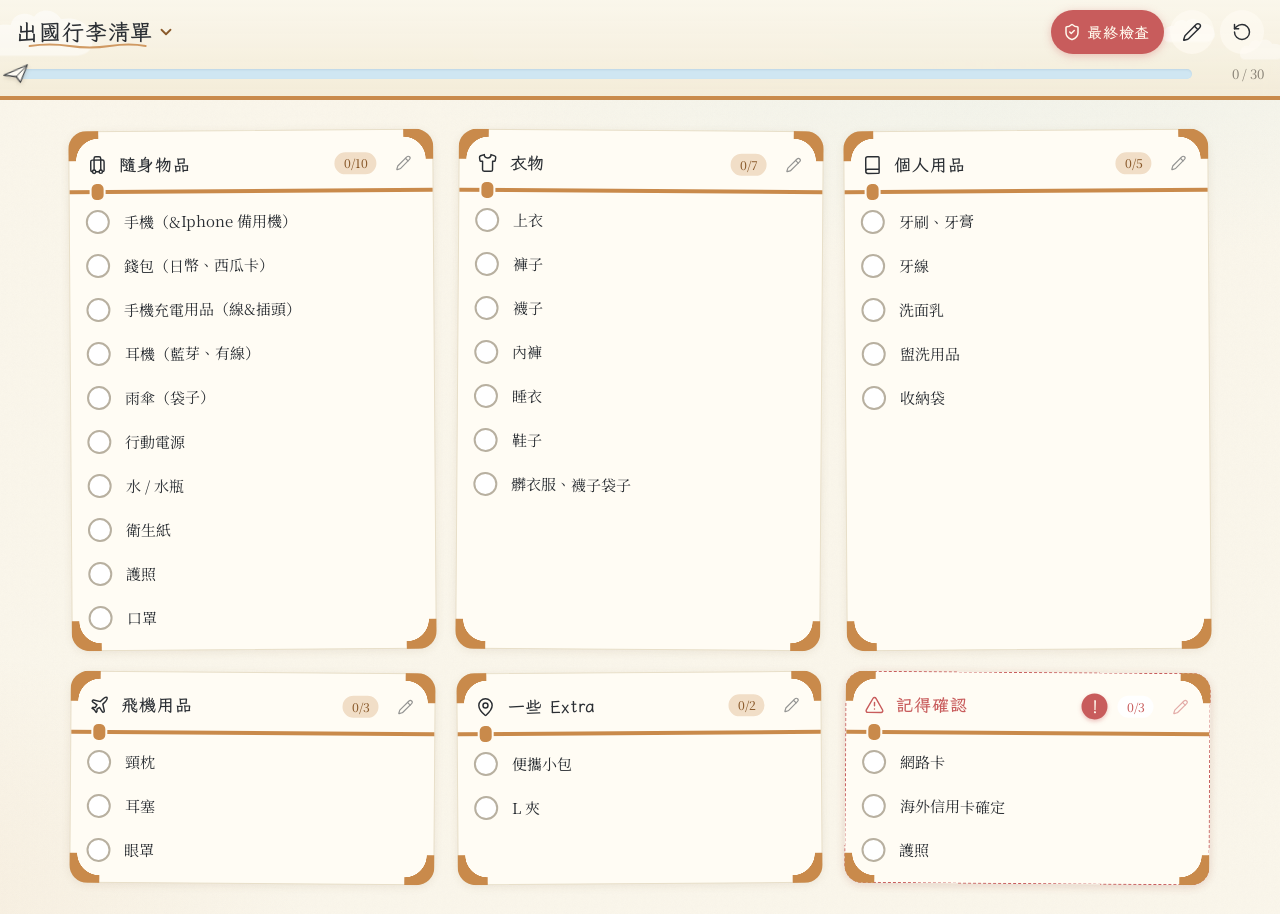
<file: index.html>
<!DOCTYPE html>
<html lang="zh-Hant">
<head>
  <meta charset="UTF-8">
  <meta name="viewport" content="width=device-width, initial-scale=1, maximum-scale=1, viewport-fit=cover">
  <meta name="apple-mobile-web-app-capable" content="yes">
  <meta name="apple-mobile-web-app-status-bar-style" content="default">
  <meta name="theme-color" content="#FAF6EB">
  <title>出國行李清單</title>
  <link rel="manifest" href="manifest.json">
  <link rel="icon" type="image/svg+xml" href="icons/favicon.svg">
  <link rel="apple-touch-icon" href="icons/apple-touch-icon.png">
  <link rel="stylesheet" href="assets/fonts/fonts.css">
  <link rel="stylesheet" href="style.css">
</head>
<body>
  <svg class="svg-sprite" aria-hidden="true" focusable="false" width="0" height="0">
    <defs>
      <symbol id="ico-cloud-sm" viewBox="0 0 60 30">
        <path d="M8,22 C8,16 12,13 17,14 C18,9 24,7 28,10 C31,6 38,7 40,12 C47,11 52,15 52,21 C52,25 48,27 44,27 L14,27 C10,27 8,25 8,22 Z" fill="currentColor"/>
      </symbol>
      <symbol id="ico-cloud-lg" viewBox="0 0 120 60">
        <path d="M15,45 C15,32 25,28 35,30 C37,20 48,18 55,23 C60,15 73,16 78,25 C95,22 105,32 105,44 C105,52 98,56 90,56 L25,56 C18,56 15,52 15,45 Z" fill="currentColor"/>
      </symbol>
      <symbol id="ico-feather" viewBox="0 0 20 30">
        <path d="M10,2 C5,8 4,18 6,27 C7,28 8,28 9,27 C11,20 12,12 10,2 Z" fill="currentColor" opacity="0.9"/>
        <path d="M9,8 L7,10 M9,12 L6,14 M9,16 L5,18 M9,20 L6,22" stroke="#2A2E33" stroke-width="0.5" fill="none" opacity="0.4"/>
      </symbol>
      <symbol id="ico-plane" viewBox="0 0 32 24">
        <path d="M2,12 L30,3 L20,22 L16,15 L2,12 Z" fill="#FFFCF4" stroke="#2A2E33" stroke-width="1.2" stroke-linejoin="round"/>
        <path d="M16,15 L30,3" stroke="#2A2E33" stroke-width="1" fill="none"/>
      </symbol>
      <symbol id="ico-stamp-urgent" viewBox="0 0 90 40">
        <rect x="2" y="2" width="86" height="36" rx="4" fill="none" stroke="currentColor" stroke-width="2" stroke-dasharray="4,2"/>
        <text x="45" y="26" text-anchor="middle" font-family="'LXGW WenKai TC', serif" font-size="17" font-weight="700" fill="currentColor" letter-spacing="2">URGENT</text>
      </symbol>
      <symbol id="ico-tape-corner" viewBox="0 0 40 40">
        <path d="M0,0 L38,0 L0,38 Z" fill="currentColor" opacity="0.55"/>
        <path d="M0,0 L38,0 L0,38" fill="none" stroke="currentColor" stroke-width="1" opacity="0.25"/>
      </symbol>
      <symbol id="ico-check" viewBox="0 0 16 12">
        <path d="M2,6 Q3.5,7.5 6,10 Q9,5 14,2" stroke="currentColor" stroke-width="2.4" stroke-linecap="round" stroke-linejoin="round" fill="none"/>
      </symbol>
      <symbol id="ico-close" viewBox="0 0 20 20">
        <path d="M5,5 Q10,9 15,15" stroke="currentColor" stroke-width="2" stroke-linecap="round" fill="none"/>
        <path d="M15,5 Q10,9 5,15" stroke="currentColor" stroke-width="2" stroke-linecap="round" fill="none"/>
      </symbol>
      <symbol id="ico-underline" viewBox="0 0 120 8">
        <path d="M2,4 Q22,1 42,4 T82,4 T118,4" stroke="currentColor" stroke-width="2" stroke-linecap="round" fill="none"/>
      </symbol>
    </defs>
  </svg>
  <header class="app-header">
    <div class="header-clouds" aria-hidden="true">
      <svg class="header-cloud cloud-a"><use href="#ico-cloud-lg"/></svg>
      <svg class="header-cloud cloud-b"><use href="#ico-cloud-sm"/></svg>
      <svg class="header-cloud cloud-c"><use href="#ico-cloud-sm"/></svg>
    </div>
    <div class="header-inner">
      <h1 class="app-title">
        <button id="btn-list-menu" class="app-title-btn" type="button" aria-haspopup="true" aria-expanded="false" aria-controls="list-menu">
          <span id="list-title" class="app-title-text">出國行李清單</span>
          <i data-lucide="chevron-down" class="app-title-caret"></i>
        </button>
        <svg class="app-title-underline" aria-hidden="true"><use href="#ico-underline"/></svg>
      </h1>
      <div class="header-actions">
        <button id="btn-final-check" class="btn-final-check" aria-label="最終檢查" title="最終檢查">
          <i data-lucide="shield-check"></i>
          <span class="btn-final-text">最終檢查</span>
        </button>
        <button id="btn-edit" class="icon-btn" aria-label="管理分類" title="管理分類">
          <i data-lucide="pencil"></i>
        </button>
        <button id="btn-reset" class="icon-btn" aria-label="重設勾選" title="重設勾選">
          <i data-lucide="rotate-ccw"></i>
        </button>
      </div>
    </div>
    <div class="progress-row">
      <div class="progress-track">
        <div id="progress-fill" class="progress-fill">
          <svg class="progress-plane" aria-hidden="true"><use href="#ico-plane"/></svg>
        </div>
      </div>
      <span id="progress-text" class="progress-text">0 / 0</span>
    </div>
    <div id="final-check-banner" class="final-check-banner" hidden>
      <i data-lucide="shield-check"></i>
      <span class="banner-text">最終檢查模式 · 勾滿所有重要項目即可退出</span>
      <button id="btn-final-exit" type="button" class="banner-exit">結束</button>
    </div>
  </header>

  <div id="list-menu-backdrop" class="list-menu-backdrop" hidden></div>
  <div id="list-menu" class="list-menu" hidden>
    <p class="list-menu-label">我的清單</p>
    <ul id="list-menu-items" class="list-menu-items"></ul>
    <button id="btn-list-add" class="list-menu-add" type="button">＋ 新增清單<small>複製目前清單，勾選清空</small></button>
  </div>

  <main id="board" class="board"></main>

  <div id="modal-manage-categories" class="modal modal-flush" hidden>
    <div class="modal-card modal-full">
      <div class="modal-header">
        <h2 class="modal-title">管理分類</h2>
        <button id="btn-manage-close" class="modal-close" type="button" aria-label="關閉">
          <svg class="ico-close-svg" aria-hidden="true"><use href="#ico-close"/></svg>
        </button>
      </div>
      <div id="manage-list" class="edit-list"></div>
      <button id="btn-manage-add" class="add-row-btn" type="button">＋ 新增分類</button>
    </div>
  </div>

  <div id="modal-edit-items" class="modal modal-flush" hidden>
    <div class="modal-card modal-full">
      <div class="modal-header">
        <h2 id="item-edit-title" class="modal-title">編輯項目</h2>
        <button id="btn-item-edit-close" class="modal-close" type="button" aria-label="關閉">
          <svg class="ico-close-svg" aria-hidden="true"><use href="#ico-close"/></svg>
        </button>
      </div>
      <div id="item-edit-list" class="edit-list"></div>
      <button id="btn-item-add" class="add-row-btn" type="button">＋ 新增項目</button>
    </div>
  </div>

  <div id="modal-add-category" class="modal" hidden>
    <div class="modal-card">
      <h2 class="modal-title">新增分類</h2>
      <div class="modal-label">
        <span>圖示</span>
        <div id="icon-grid" class="icon-grid"></div>
      </div>
      <label class="modal-label">
        <span>名稱</span>
        <input id="input-cat-name" type="text" placeholder="例：登山裝備" class="modal-input">
      </label>
      <div class="modal-actions">
        <button id="btn-cat-cancel" class="btn-ghost">取消</button>
        <button id="btn-cat-confirm" class="btn-primary">新增</button>
      </div>
    </div>
  </div>

  <script src="assets/lucide.min.js"></script>
  <script src="assets/Sortable.min.js"></script>
  <script src="default-data.js"></script>
  <script src="app.js"></script>
  <script>
    if ('serviceWorker' in navigator) {
      window.addEventListener('load', () => {
        navigator.serviceWorker.register('service-worker.js').catch((err) => {
          console.warn('SW register failed:', err);
        });
      });
    }
  </script>
</body>
</html>
</file>
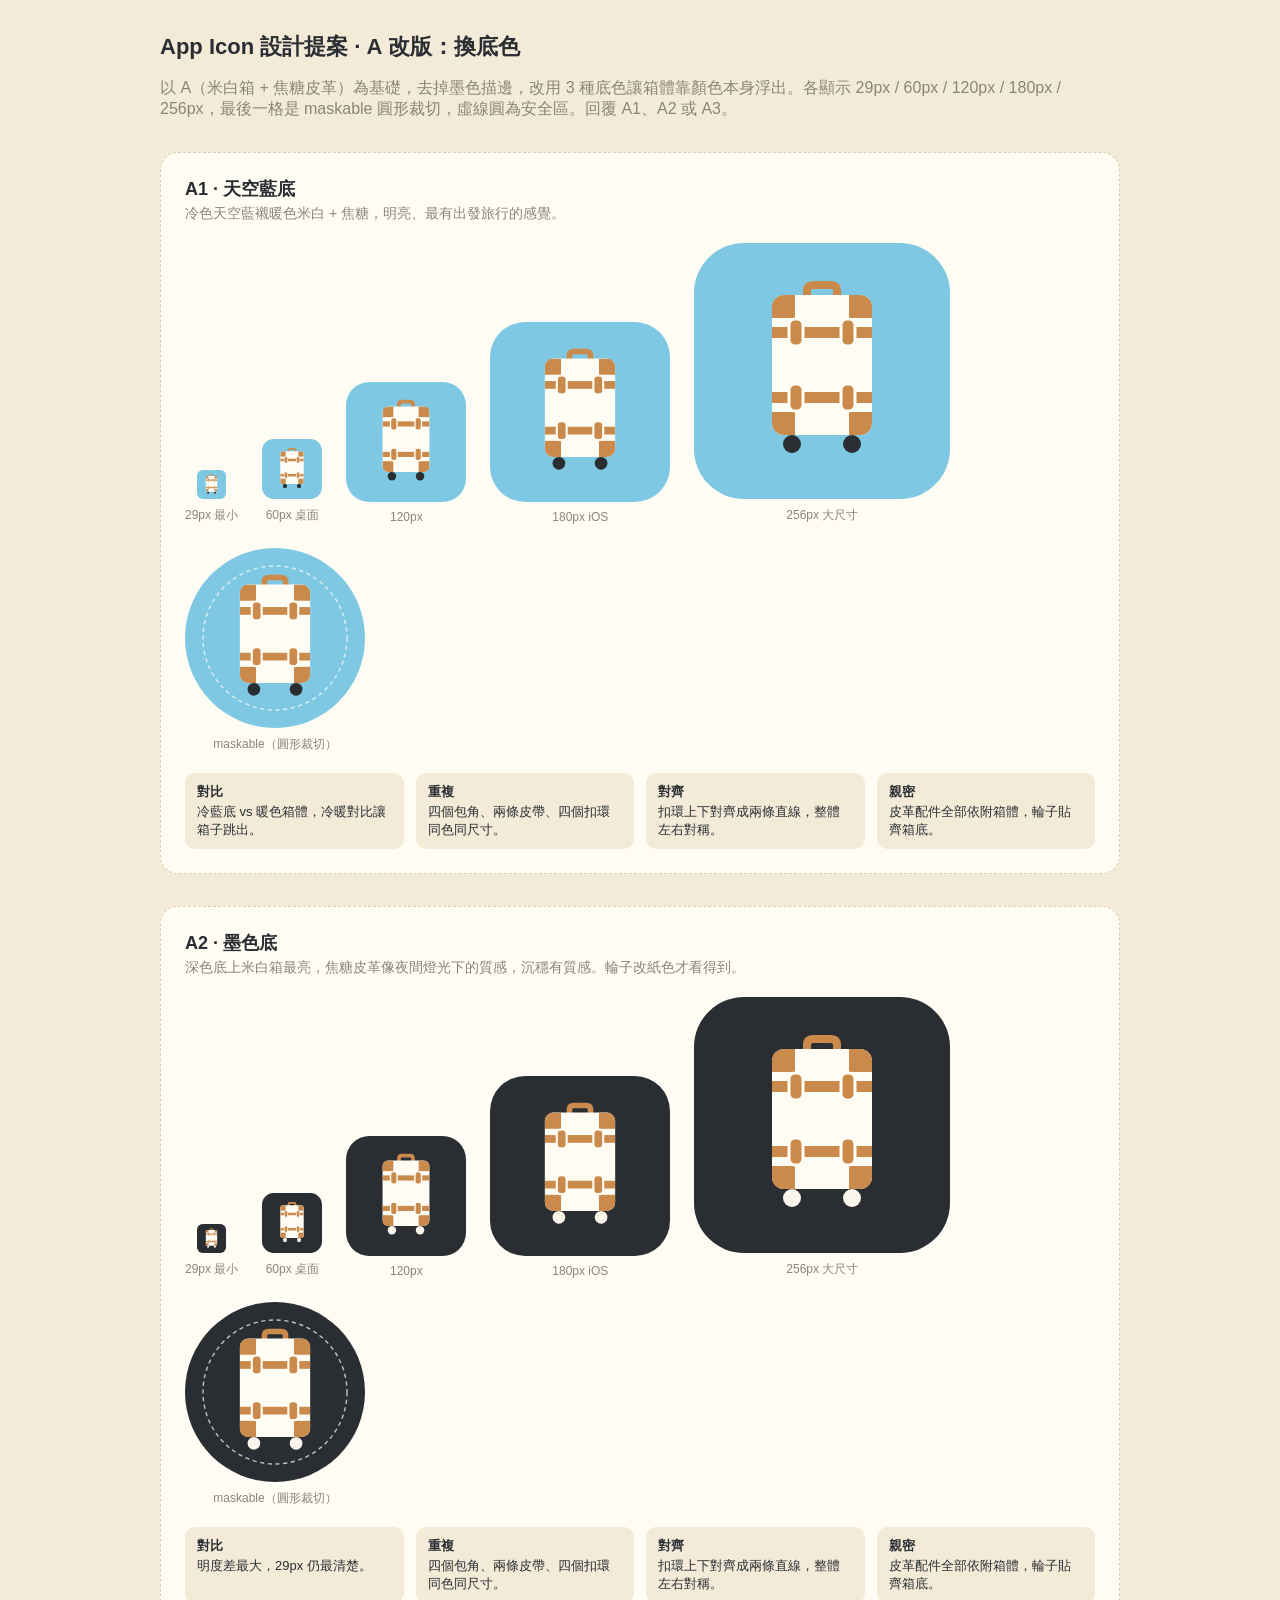
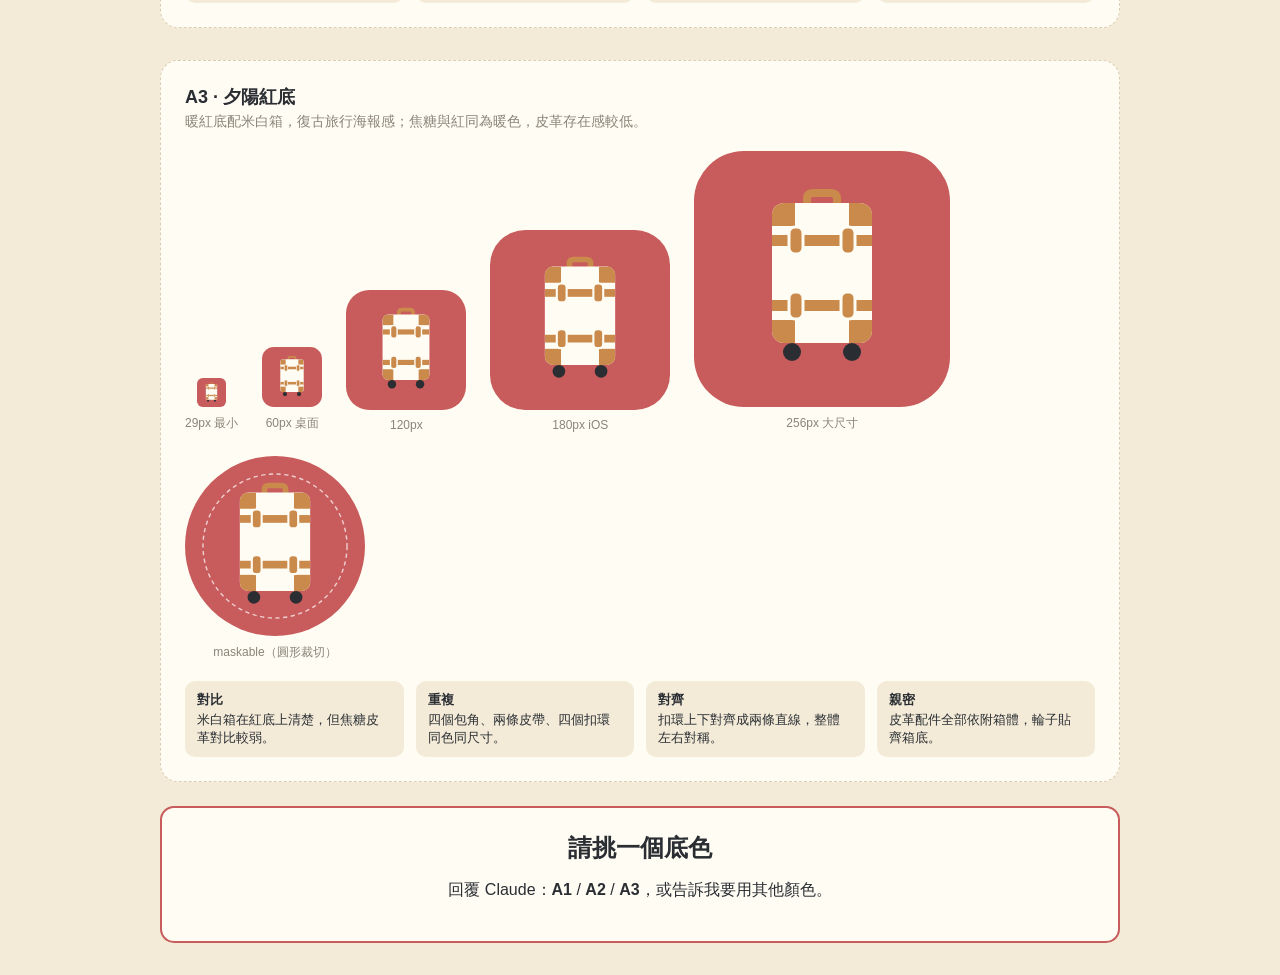
<file: icons/preview.html>
<!DOCTYPE html>
<html lang="zh-Hant">
<head>
<meta charset="UTF-8">
<meta name="viewport" content="width=device-width, initial-scale=1">
<title>Icon 設計提案 — 出國行李清單</title>
<style>
  body {
    margin: 0;
    padding: 32px 16px;
    background: #F3EBD8;
    font-family: 'PingFang TC', 'Microsoft JhengHei', sans-serif;
    color: #2A2E33;
  }
  main { max-width: 960px; margin: 0 auto; }
  h1 { font-size: 22px; margin: 0 0 8px; }
  .lead { color: #8B8578; margin-bottom: 32px; }
  .concepts { display: grid; gap: 32px; }
  .concept {
    background: #FFFCF4;
    border: 1px dashed #D9CEB3;
    border-radius: 18px;
    padding: 24px;
  }
  .concept-title { font-size: 18px; margin: 0 0 4px; }
  .concept-desc { color: #8B8578; font-size: 14px; margin: 0 0 20px; }
  .sizes { display: flex; align-items: flex-end; gap: 24px; flex-wrap: wrap; }
  .size { display: flex; flex-direction: column; align-items: center; gap: 8px; }
  .size-label { font-size: 12px; color: #8B8578; }
  .icon-frame { line-height: 0; }
  .crap {
    margin-top: 20px;
    display: grid;
    grid-template-columns: repeat(auto-fit, minmax(180px, 1fr));
    gap: 12px;
    font-size: 13px;
  }
  .crap div { padding: 10px 12px; border-radius: 10px; background: #F3EBD8; }
  .crap strong { display: block; margin-bottom: 2px; }
  .vote {
    margin-top: 24px;
    padding: 24px;
    background: #FFFCF4;
    border: 2px solid #C85C5C;
    border-radius: 14px;
    text-align: center;
  }
  .vote h2 { margin: 0 0 8px; }
</style>
</head>
<body>
<main>
<h1>App Icon 設計提案 · A 改版：換底色</h1>
<p class="lead">以 A（米白箱 + 焦糖皮革）為基礎，去掉墨色描邊，改用 3 種底色讓箱體靠顏色本身浮出。各顯示 29px / 60px / 120px / 180px / 256px，最後一格是 maskable 圓形裁切，虛線圓為安全區。回覆 A1、A2 或 A3。</p>

<div class="concepts">

<section class="concept" data-art="A">
  <h2 class="concept-title">A1 · 天空藍底</h2>
  <p class="concept-desc">冷色天空藍襯暖色米白 + 焦糖，明亮、最有出發旅行的感覺。</p>
  <div class="sizes"></div>
  <div class="crap">
    <div><strong>對比</strong>冷藍底 vs 暖色箱體，冷暖對比讓箱子跳出。</div>
    <div><strong>重複</strong>四個包角、兩條皮帶、四個扣環同色同尺寸。</div>
    <div><strong>對齊</strong>扣環上下對齊成兩條直線，整體左右對稱。</div>
    <div><strong>親密</strong>皮革配件全部依附箱體，輪子貼齊箱底。</div>
  </div>
</section>

<section class="concept" data-art="B">
  <h2 class="concept-title">A2 · 墨色底</h2>
  <p class="concept-desc">深色底上米白箱最亮，焦糖皮革像夜間燈光下的質感，沉穩有質感。輪子改紙色才看得到。</p>
  <div class="sizes"></div>
  <div class="crap">
    <div><strong>對比</strong>明度差最大，29px 仍最清楚。</div>
    <div><strong>重複</strong>四個包角、兩條皮帶、四個扣環同色同尺寸。</div>
    <div><strong>對齊</strong>扣環上下對齊成兩條直線，整體左右對稱。</div>
    <div><strong>親密</strong>皮革配件全部依附箱體，輪子貼齊箱底。</div>
  </div>
</section>

<section class="concept" data-art="C">
  <h2 class="concept-title">A3 · 夕陽紅底</h2>
  <p class="concept-desc">暖紅底配米白箱，復古旅行海報感；焦糖與紅同為暖色，皮革存在感較低。</p>
  <div class="sizes"></div>
  <div class="crap">
    <div><strong>對比</strong>米白箱在紅底上清楚，但焦糖皮革對比較弱。</div>
    <div><strong>重複</strong>四個包角、兩條皮帶、四個扣環同色同尺寸。</div>
    <div><strong>對齊</strong>扣環上下對齊成兩條直線，整體左右對稱。</div>
    <div><strong>親密</strong>皮革配件全部依附箱體，輪子貼齊箱底。</div>
  </div>
</section>

</div>

<div class="vote">
  <h2>請挑一個底色</h2>
  <p>回覆 Claude：<strong>A1</strong> / <strong>A2</strong> / <strong>A3</strong>，或告訴我要用其他顏色。</p>
</div>
</main>

<script>
  // 共用行李箱幾何（512×512 座標），各方向只換顏色
  const trunk = ({ id, body, leather, outline, wheel }) => `
    <defs><clipPath id="clip-${id}"><rect x="156" y="104" width="200" height="280" rx="24"/></clipPath></defs>
    <path d="M 226 106 V 96 Q 226 84 238 84 H 274 Q 286 84 286 96 V 106" fill="none" stroke="${leather}" stroke-width="16" stroke-linecap="round"/>
    <circle cx="196" cy="402" r="18" fill="${wheel}"/>
    <circle cx="316" cy="402" r="18" fill="${wheel}"/>
    <rect x="156" y="104" width="200" height="280" rx="24" fill="${body}"/>
    <g clip-path="url(#clip-${id})" fill="${leather}">
      <rect x="156" y="104" width="46" height="46"/>
      <rect x="310" y="104" width="46" height="46"/>
      <rect x="156" y="338" width="46" height="46"/>
      <rect x="310" y="338" width="46" height="46"/>
      <rect x="156" y="168" width="200" height="22"/>
      <rect x="156" y="298" width="200" height="22"/>
    </g>
    <g fill="${leather}" stroke="${body}" stroke-width="6">
      <rect x="190" y="152" width="28" height="54" rx="12"/>
      <rect x="294" y="152" width="28" height="54" rx="12"/>
      <rect x="190" y="282" width="28" height="54" rx="12"/>
      <rect x="294" y="282" width="28" height="54" rx="12"/>
    </g>
    ${outline ? `<rect x="156" y="104" width="200" height="280" rx="24" fill="none" stroke="${outline}" stroke-width="12"/>` : ""}`;

  const ART = {
    A: { bg: "#7EC8E3", inner: trunk({ id: "a", body: "#FFFCF4", leather: "#C98A4B", outline: null, wheel: "#2A2E33" }) },
    B: { bg: "#2A2E33", inner: trunk({ id: "b", body: "#FFFCF4", leather: "#C98A4B", outline: null, wheel: "#FAF6EB" }) },
    C: { bg: "#C85C5C", inner: trunk({ id: "c", body: "#FFFCF4", leather: "#C98A4B", outline: null, wheel: "#2A2E33" }) }
  };

  const svg = ({ bg, inner }, px, maskable) => `
    <svg viewBox="0 0 512 512" width="${px}" height="${px}" xmlns="http://www.w3.org/2000/svg">
      ${maskable
        ? `<rect width="512" height="512" fill="${bg}"/>${inner}
           <circle cx="256" cy="256" r="204.8" fill="none" stroke="#FFFFFF" stroke-width="4" stroke-dasharray="12 10" opacity="0.7"/>`
        : `<rect width="512" height="512" rx="100" fill="${bg}"/>${inner}`}
    </svg>`;

  const SIZES = [[29, "29px 最小"], [60, "60px 桌面"], [120, "120px"], [180, "180px iOS"], [256, "256px 大尺寸"]];

  document.querySelectorAll(".concept").forEach((sec) => {
    const art = ART[sec.dataset.art];
    const box = sec.querySelector(".sizes");
    SIZES.forEach(([px, label]) => {
      box.insertAdjacentHTML("beforeend",
        `<div class="size"><div class="icon-frame">${svg(art, px)}</div><div class="size-label">${label}</div></div>`);
    });
    box.insertAdjacentHTML("beforeend",
      `<div class="size"><div class="icon-frame" style="border-radius:50%;overflow:hidden">${svg(art, 180, true)}</div><div class="size-label">maskable（圓形裁切）</div></div>`);
  });
</script>
</body>
</html>
</file>
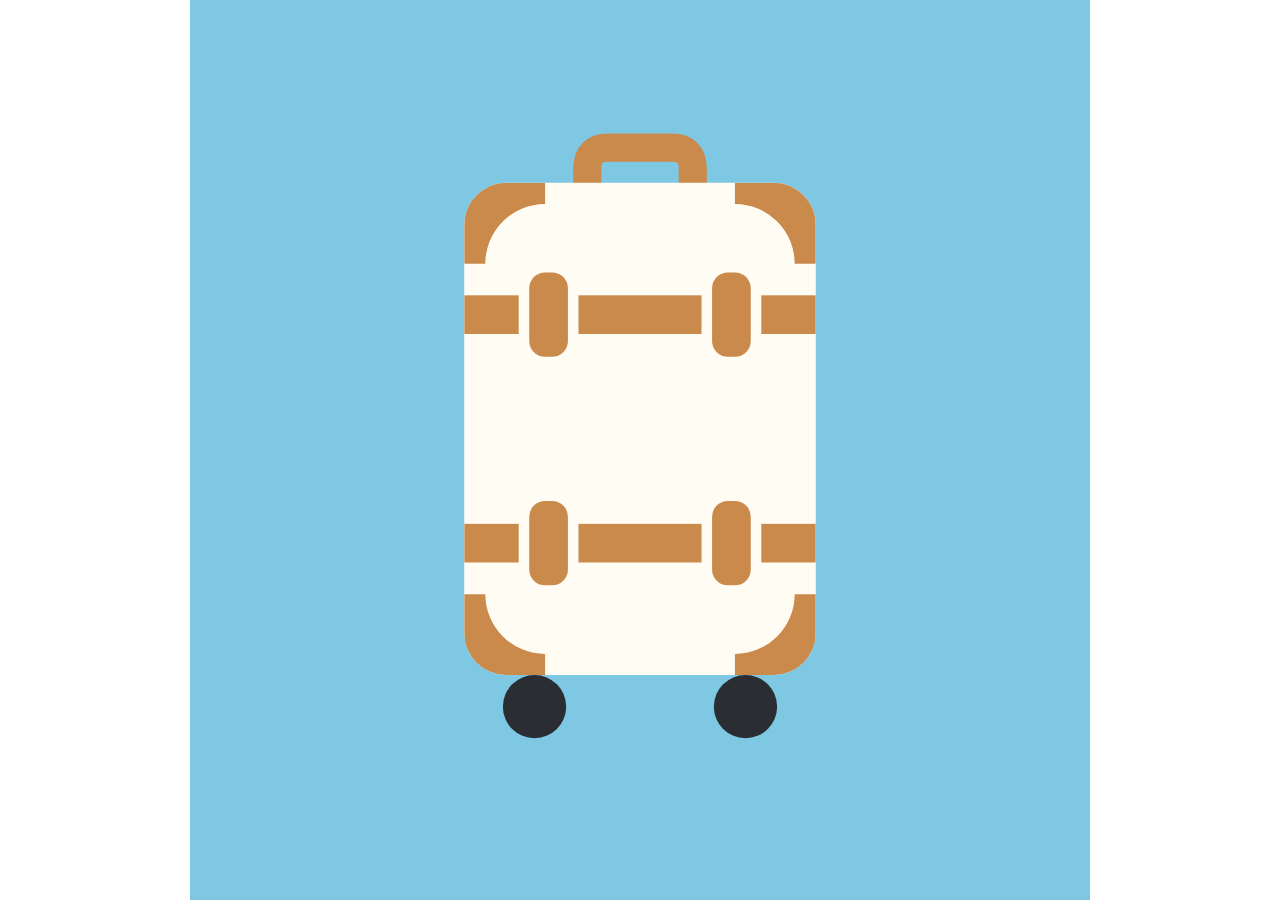
<file: icons/render-apple.html>
<!DOCTYPE html>
<html><head><meta charset="UTF-8"><style>
html,body{margin:0;padding:0;width:100%;height:100%;background:transparent;overflow:hidden}
svg{width:100vw;height:100vh;display:block}
</style></head><body>
<svg xmlns="http://www.w3.org/2000/svg" viewBox="0 0 512 512">
  <rect width="512" height="512" fill="#7EC8E3"/>
  <defs><clipPath id="body"><rect x="156" y="104" width="200" height="280" rx="24"/></clipPath></defs>
  <path d="M 226 106 V 96 Q 226 84 238 84 H 274 Q 286 84 286 96 V 106" fill="none" stroke="#C98A4B" stroke-width="16" stroke-linecap="round"/>
  <circle cx="196" cy="402" r="18" fill="#2A2E33"/>
  <circle cx="316" cy="402" r="18" fill="#2A2E33"/>
  <rect x="156" y="104" width="200" height="280" rx="24" fill="#FFFCF4"/>
  <g clip-path="url(#body)" fill="#C98A4B">
    <path d="M156 104 H202 V116 A34 34 0 0 0 168 150 H156 Z"/>
    <path d="M356 104 H310 V116 A34 34 0 0 1 344 150 H356 Z"/>
    <path d="M156 384 H202 V372 A34 34 0 0 1 168 338 H156 Z"/>
    <path d="M356 384 H310 V372 A34 34 0 0 0 344 338 H356 Z"/>
    <rect x="156" y="168" width="200" height="22"/>
    <rect x="156" y="298" width="200" height="22"/>
  </g>
  <g fill="#C98A4B" stroke="#FFFCF4" stroke-width="6">
    <rect x="190" y="152" width="28" height="54" rx="12"/>
    <rect x="294" y="152" width="28" height="54" rx="12"/>
    <rect x="190" y="282" width="28" height="54" rx="12"/>
    <rect x="294" y="282" width="28" height="54" rx="12"/>
  </g>
</svg>
</body></html>
</file>
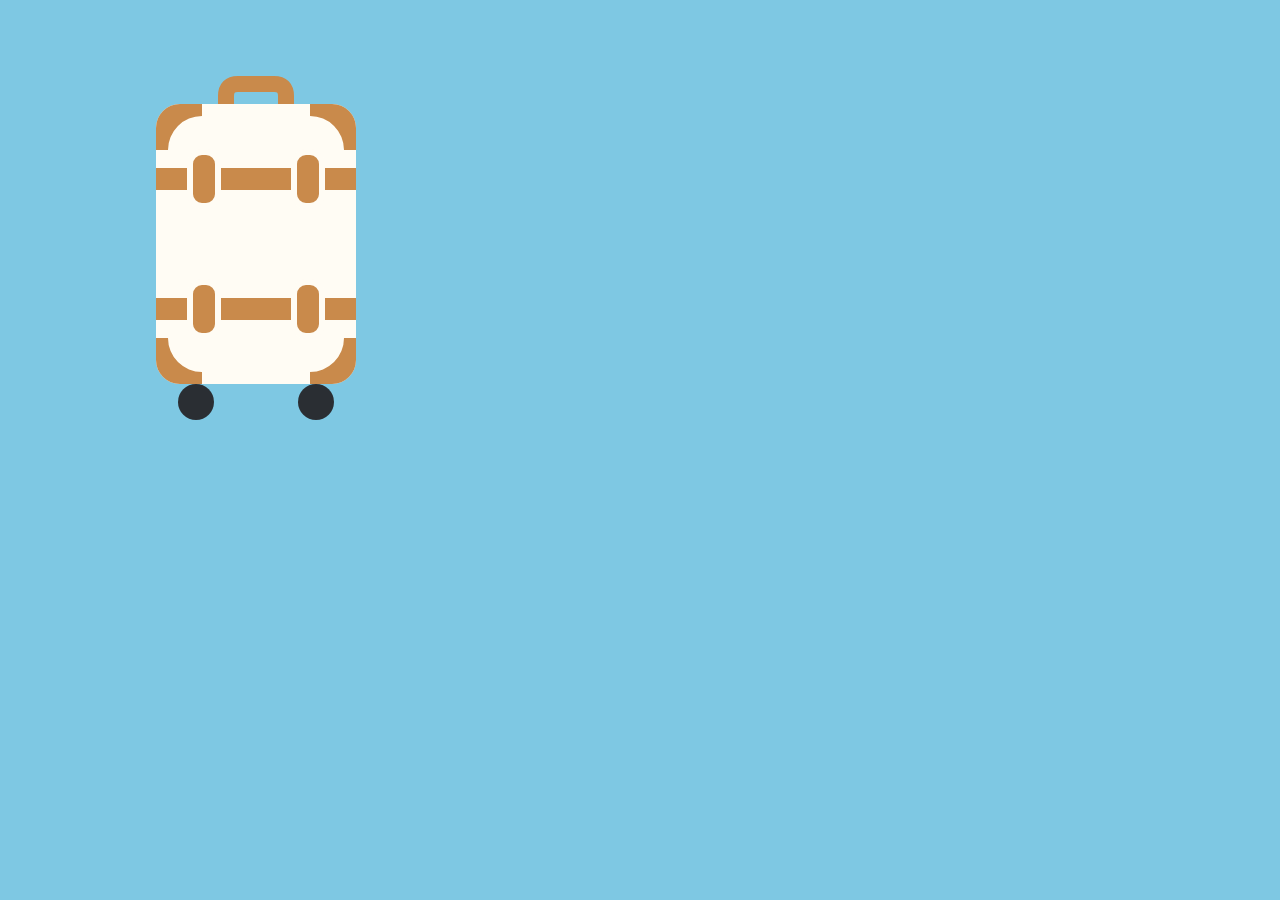
<file: icons/render-maskable.html>
<!DOCTYPE html>
<html><head><meta charset="UTF-8"><style>
html,body{margin:0;padding:0;width:512px;height:512px;background:#7EC8E3;overflow:hidden}
svg{width:512px;height:512px;display:block;position:absolute;top:0;left:0}
</style></head><body>
<svg xmlns="http://www.w3.org/2000/svg" viewBox="0 0 512 512">
  <rect width="512" height="512" fill="#7EC8E3"/>
  <defs><clipPath id="body"><rect x="156" y="104" width="200" height="280" rx="24"/></clipPath></defs>
  <path d="M 226 106 V 96 Q 226 84 238 84 H 274 Q 286 84 286 96 V 106" fill="none" stroke="#C98A4B" stroke-width="16" stroke-linecap="round"/>
  <circle cx="196" cy="402" r="18" fill="#2A2E33"/>
  <circle cx="316" cy="402" r="18" fill="#2A2E33"/>
  <rect x="156" y="104" width="200" height="280" rx="24" fill="#FFFCF4"/>
  <g clip-path="url(#body)" fill="#C98A4B">
    <path d="M156 104 H202 V116 A34 34 0 0 0 168 150 H156 Z"/>
    <path d="M356 104 H310 V116 A34 34 0 0 1 344 150 H356 Z"/>
    <path d="M156 384 H202 V372 A34 34 0 0 1 168 338 H156 Z"/>
    <path d="M356 384 H310 V372 A34 34 0 0 0 344 338 H356 Z"/>
    <rect x="156" y="168" width="200" height="22"/>
    <rect x="156" y="298" width="200" height="22"/>
  </g>
  <g fill="#C98A4B" stroke="#FFFCF4" stroke-width="6">
    <rect x="190" y="152" width="28" height="54" rx="12"/>
    <rect x="294" y="152" width="28" height="54" rx="12"/>
    <rect x="190" y="282" width="28" height="54" rx="12"/>
    <rect x="294" y="282" width="28" height="54" rx="12"/>
  </g>
</svg>
</body></html>
</file>
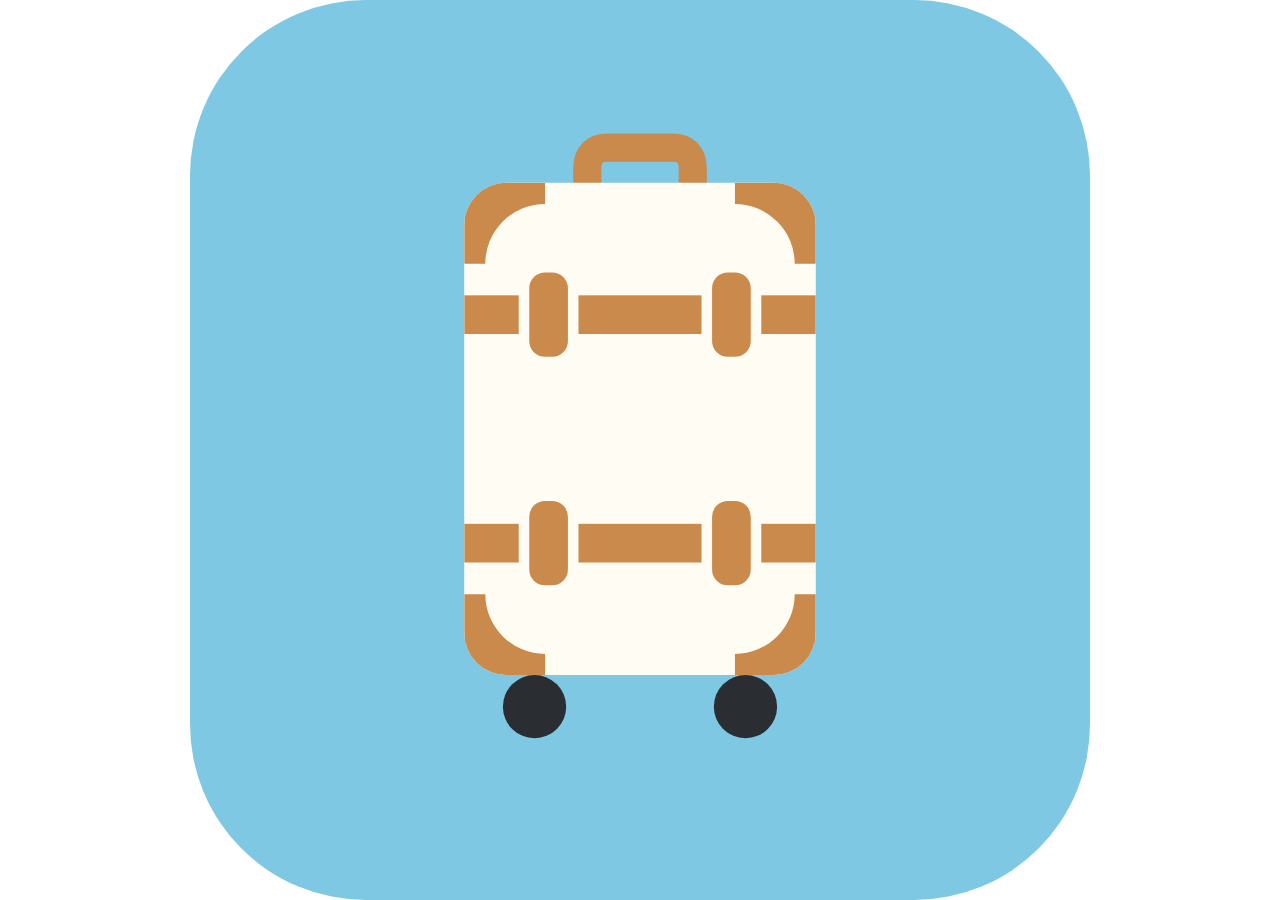
<file: icons/render-standard.html>
<!DOCTYPE html>
<html><head><meta charset="UTF-8"><style>
html,body{margin:0;padding:0;width:100%;height:100%;background:transparent;overflow:hidden}
svg{width:100vw;height:100vh;display:block}
</style></head><body>
<svg xmlns="http://www.w3.org/2000/svg" viewBox="0 0 512 512">
  <rect width="512" height="512" rx="100" fill="#7EC8E3"/>
  <defs><clipPath id="body"><rect x="156" y="104" width="200" height="280" rx="24"/></clipPath></defs>
  <path d="M 226 106 V 96 Q 226 84 238 84 H 274 Q 286 84 286 96 V 106" fill="none" stroke="#C98A4B" stroke-width="16" stroke-linecap="round"/>
  <circle cx="196" cy="402" r="18" fill="#2A2E33"/>
  <circle cx="316" cy="402" r="18" fill="#2A2E33"/>
  <rect x="156" y="104" width="200" height="280" rx="24" fill="#FFFCF4"/>
  <g clip-path="url(#body)" fill="#C98A4B">
    <path d="M156 104 H202 V116 A34 34 0 0 0 168 150 H156 Z"/>
    <path d="M356 104 H310 V116 A34 34 0 0 1 344 150 H356 Z"/>
    <path d="M156 384 H202 V372 A34 34 0 0 1 168 338 H156 Z"/>
    <path d="M356 384 H310 V372 A34 34 0 0 0 344 338 H356 Z"/>
    <rect x="156" y="168" width="200" height="22"/>
    <rect x="156" y="298" width="200" height="22"/>
  </g>
  <g fill="#C98A4B" stroke="#FFFCF4" stroke-width="6">
    <rect x="190" y="152" width="28" height="54" rx="12"/>
    <rect x="294" y="152" width="28" height="54" rx="12"/>
    <rect x="190" y="282" width="28" height="54" rx="12"/>
    <rect x="294" y="282" width="28" height="54" rx="12"/>
  </g>
</svg>
</body></html>
</file>
